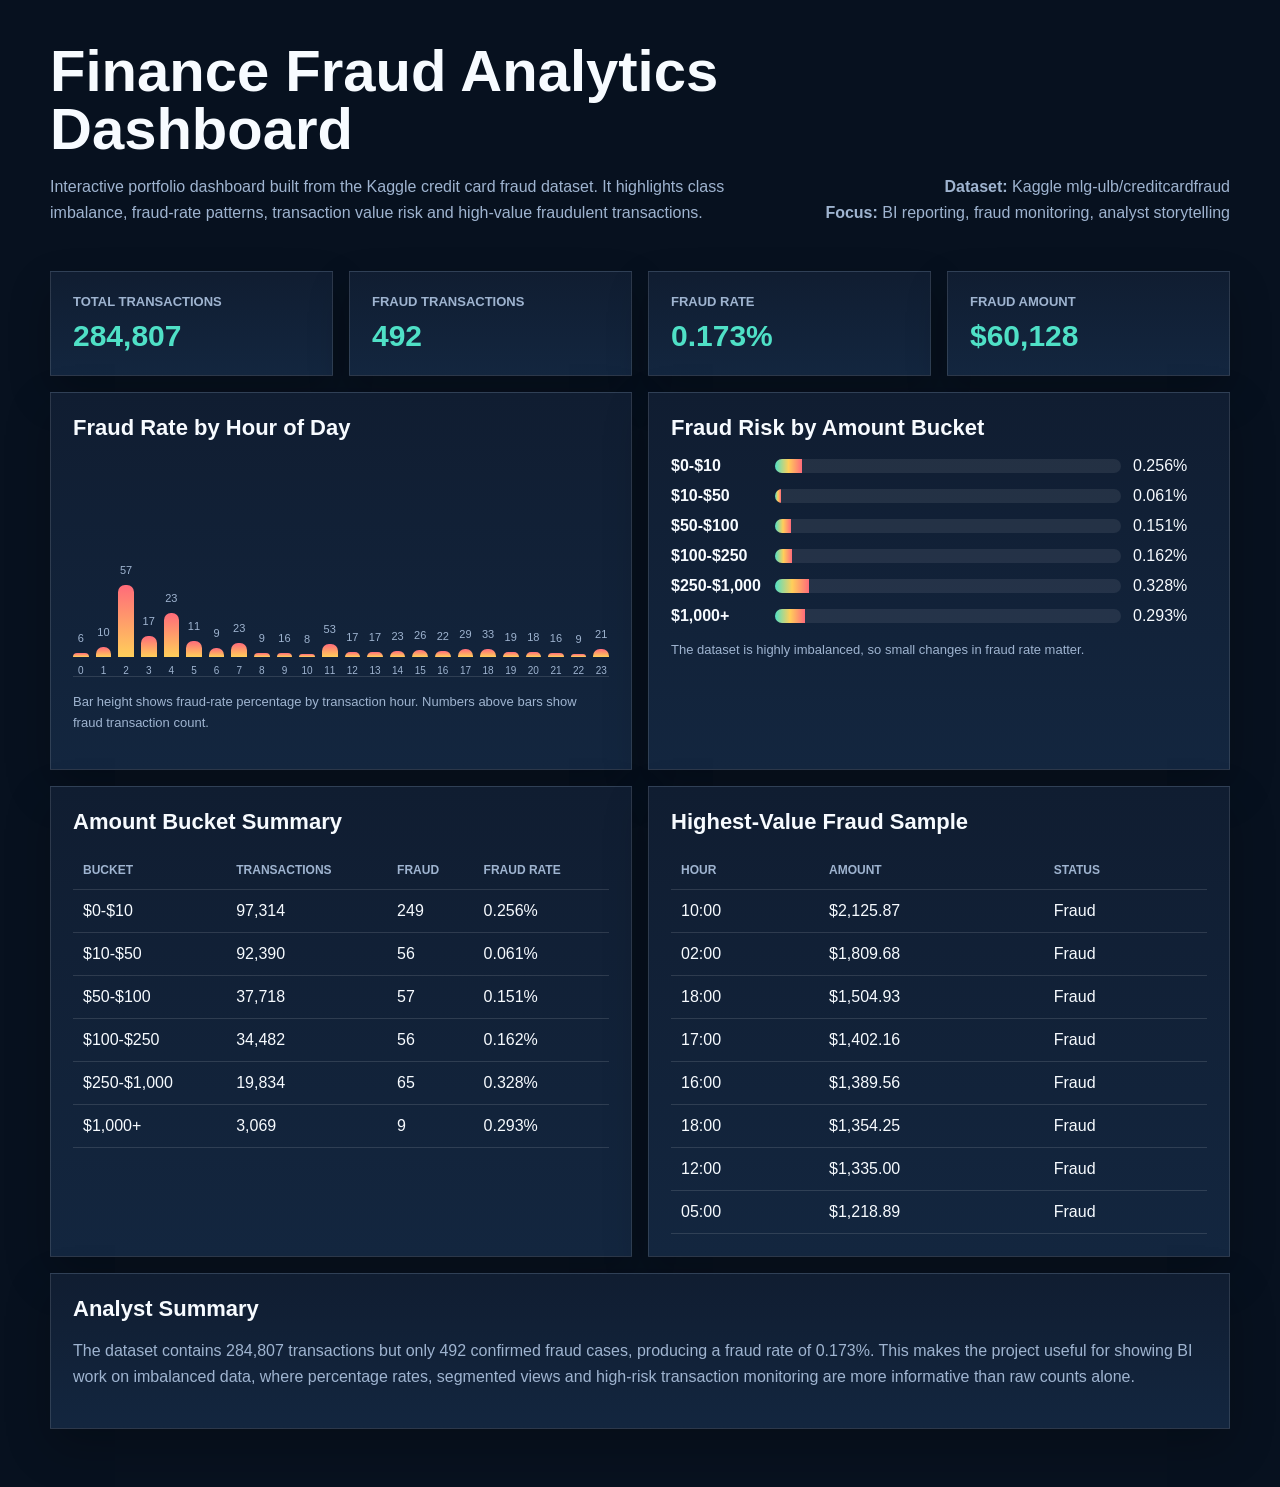
<file: projects/finance-fraud-dashboard/dashboard.html>
<!DOCTYPE html>
<html lang="en">
<head>
  <meta charset="UTF-8">
  <meta name="viewport" content="width=device-width, initial-scale=1.0">
  <title>Finance Fraud Analytics Dashboard</title>
  <style>
    :root {
      --bg: #07111f;
      --panel: #101d31;
      --panel-2: #13263f;
      --text: #f7fbff;
      --muted: #9fb4d0;
      --teal: #4fe0c6;
      --gold: #ffcf5a;
      --red: #ff6b7a;
      --line: rgba(255,255,255,.12);
    }
    * { box-sizing: border-box; }
    body {
      margin: 0;
      font-family: Arial, Helvetica, sans-serif;
      background: var(--bg);
      color: var(--text);
      letter-spacing: 0;
    }
    main { width: min(1180px, calc(100% - 32px)); margin: 0 auto; padding: 42px 0; }
    header { display: grid; grid-template-columns: 1.2fr .8fr; gap: 28px; align-items: end; margin-bottom: 28px; }
    h1 { margin: 0 0 14px; font-size: clamp(32px, 5vw, 58px); line-height: 1; }
    p { color: var(--muted); line-height: 1.65; }
    .source { text-align: right; }
    .grid { display: grid; grid-template-columns: repeat(4, 1fr); gap: 16px; margin-bottom: 16px; }
    .panel {
      background: linear-gradient(180deg, var(--panel), var(--panel-2));
      border: 1px solid var(--line);
      padding: 22px;
      box-shadow: 0 18px 42px rgba(0,0,0,.24);
    }
    .kpi span { display: block; color: var(--muted); font-size: 13px; font-weight: 700; text-transform: uppercase; }
    .kpi strong { display: block; margin-top: 10px; font-size: 30px; color: var(--teal); }
    .wide { grid-column: span 2; }
    .full { grid-column: 1 / -1; }
    h2 { margin: 0 0 16px; font-size: 22px; }
    .chart { display: flex; align-items: end; gap: 7px; min-height: 220px; padding-top: 14px; border-bottom: 1px solid var(--line); }
    .bar-wrap { flex: 1; display: flex; flex-direction: column; align-items: center; gap: 8px; }
    .bar {
      width: 100%;
      min-height: 3px;
      background: linear-gradient(180deg, var(--red), var(--gold));
      border-radius: 7px 7px 0 0;
    }
    .bar-count { font-size: 11px; color: var(--muted); min-height: 13px; }
    .bar-label { font-size: 10px; color: var(--muted); }
    .horizontal { display: grid; gap: 12px; }
    .risk-row { display: grid; grid-template-columns: 92px 1fr 74px; gap: 12px; align-items: center; }
    .track { height: 14px; background: rgba(255,255,255,.08); border-radius: 999px; overflow: hidden; }
    .fill { height: 100%; background: linear-gradient(90deg, var(--teal), var(--gold), var(--red)); }
    table { width: 100%; border-collapse: collapse; margin-top: 8px; }
    th, td { padding: 12px 10px; border-bottom: 1px solid var(--line); text-align: left; }
    th { color: var(--muted); text-transform: uppercase; font-size: 12px; }
    .note { color: var(--muted); font-size: 13px; margin-top: 14px; }
    @media (max-width: 860px) {
      header, .grid { grid-template-columns: 1fr; }
      .wide, .full { grid-column: auto; }
      .source { text-align: left; }
    }
  </style>
</head>
<body>
  <main>
    <header>
      <section>
        <h1>Finance Fraud Analytics Dashboard</h1>
        <p>Interactive portfolio dashboard built from the Kaggle credit card fraud dataset. It highlights class imbalance, fraud-rate patterns, transaction value risk and high-value fraudulent transactions.</p>
      </section>
      <section class="source">
        <p><strong>Dataset:</strong> Kaggle mlg-ulb/creditcardfraud<br><strong>Focus:</strong> BI reporting, fraud monitoring, analyst storytelling</p>
      </section>
    </header>

    <section class="grid">
      <div class="panel kpi"><span>Total transactions</span><strong>284,807</strong></div>
      <div class="panel kpi"><span>Fraud transactions</span><strong>492</strong></div>
      <div class="panel kpi"><span>Fraud rate</span><strong>0.173%</strong></div>
      <div class="panel kpi"><span>Fraud amount</span><strong>$60,128</strong></div>

      <div class="panel wide">
        <h2>Fraud Rate by Hour of Day</h2>
        <div class="chart" aria-label="Fraud rate by hour chart">
          <div class="bar-wrap"><div class="bar-count">6</div><div class="bar" style="height:3.3px"></div><div class="bar-label">0</div></div><div class="bar-wrap"><div class="bar-count">10</div><div class="bar" style="height:10.0px"></div><div class="bar-label">1</div></div><div class="bar-wrap"><div class="bar-count">57</div><div class="bar" style="height:71.9px"></div><div class="bar-label">2</div></div><div class="bar-wrap"><div class="bar-count">17</div><div class="bar" style="height:20.4px"></div><div class="bar-label">3</div></div><div class="bar-wrap"><div class="bar-count">23</div><div class="bar" style="height:43.7px"></div><div class="bar-label">4</div></div><div class="bar-wrap"><div class="bar-count">11</div><div class="bar" style="height:15.5px"></div><div class="bar-label">5</div></div><div class="bar-wrap"><div class="bar-count">9</div><div class="bar" style="height:9.2px"></div><div class="bar-label">6</div></div><div class="bar-wrap"><div class="bar-count">23</div><div class="bar" style="height:13.3px"></div><div class="bar-label">7</div></div><div class="bar-wrap"><div class="bar-count">9</div><div class="bar" style="height:3.7px"></div><div class="bar-label">8</div></div><div class="bar-wrap"><div class="bar-count">16</div><div class="bar" style="height:4.2px"></div><div class="bar-label">9</div></div><div class="bar-wrap"><div class="bar-count">8</div><div class="bar" style="height:3.0px"></div><div class="bar-label">10</div></div><div class="bar-wrap"><div class="bar-count">53</div><div class="bar" style="height:13.2px"></div><div class="bar-label">11</div></div><div class="bar-wrap"><div class="bar-count">17</div><div class="bar" style="height:4.6px"></div><div class="bar-label">12</div></div><div class="bar-wrap"><div class="bar-count">17</div><div class="bar" style="height:4.6px"></div><div class="bar-label">13</div></div><div class="bar-wrap"><div class="bar-count">23</div><div class="bar" style="height:5.8px"></div><div class="bar-label">14</div></div><div class="bar-wrap"><div class="bar-count">26</div><div class="bar" style="height:6.6px"></div><div class="bar-label">15</div></div><div class="bar-wrap"><div class="bar-count">22</div><div class="bar" style="height:5.6px"></div><div class="bar-label">16</div></div><div class="bar-wrap"><div class="bar-count">29</div><div class="bar" style="height:7.5px"></div><div class="bar-label">17</div></div><div class="bar-wrap"><div class="bar-count">33</div><div class="bar" style="height:8.1px"></div><div class="bar-label">18</div></div><div class="bar-wrap"><div class="bar-count">19</div><div class="bar" style="height:5.1px"></div><div class="bar-label">19</div></div><div class="bar-wrap"><div class="bar-count">18</div><div class="bar" style="height:4.5px"></div><div class="bar-label">20</div></div><div class="bar-wrap"><div class="bar-count">16</div><div class="bar" style="height:3.8px"></div><div class="bar-label">21</div></div><div class="bar-wrap"><div class="bar-count">9</div><div class="bar" style="height:3.0px"></div><div class="bar-label">22</div></div><div class="bar-wrap"><div class="bar-count">21</div><div class="bar" style="height:8.1px"></div><div class="bar-label">23</div></div>
        </div>
        <p class="note">Bar height shows fraud-rate percentage by transaction hour. Numbers above bars show fraud transaction count.</p>
      </div>

      <div class="panel wide">
        <h2>Fraud Risk by Amount Bucket</h2>
        <div class="horizontal">
          <div class="risk-row"><strong>$0-$10</strong><div class="track"><div class="fill" style="width:7.7%"></div></div><span>0.256%</span></div><div class="risk-row"><strong>$10-$50</strong><div class="track"><div class="fill" style="width:1.8%"></div></div><span>0.061%</span></div><div class="risk-row"><strong>$50-$100</strong><div class="track"><div class="fill" style="width:4.5%"></div></div><span>0.151%</span></div><div class="risk-row"><strong>$100-$250</strong><div class="track"><div class="fill" style="width:4.9%"></div></div><span>0.162%</span></div><div class="risk-row"><strong>$250-$1,000</strong><div class="track"><div class="fill" style="width:9.8%"></div></div><span>0.328%</span></div><div class="risk-row"><strong>$1,000+</strong><div class="track"><div class="fill" style="width:8.8%"></div></div><span>0.293%</span></div>
        </div>
        <p class="note">The dataset is highly imbalanced, so small changes in fraud rate matter.</p>
      </div>

      <div class="panel wide">
        <h2>Amount Bucket Summary</h2>
        <table>
          <thead><tr><th>Bucket</th><th>Transactions</th><th>Fraud</th><th>Fraud Rate</th></tr></thead>
          <tbody>
            <tr><td>$0-$10</td><td>97,314</td><td>249</td><td>0.256%</td></tr><tr><td>$10-$50</td><td>92,390</td><td>56</td><td>0.061%</td></tr><tr><td>$50-$100</td><td>37,718</td><td>57</td><td>0.151%</td></tr><tr><td>$100-$250</td><td>34,482</td><td>56</td><td>0.162%</td></tr><tr><td>$250-$1,000</td><td>19,834</td><td>65</td><td>0.328%</td></tr><tr><td>$1,000+</td><td>3,069</td><td>9</td><td>0.293%</td></tr>
          </tbody>
        </table>
      </div>

      <div class="panel wide">
        <h2>Highest-Value Fraud Sample</h2>
        <table>
          <thead><tr><th>Hour</th><th>Amount</th><th>Status</th></tr></thead>
          <tbody><tr><td>10:00</td><td>$2,125.87</td><td>Fraud</td></tr>
<tr><td>02:00</td><td>$1,809.68</td><td>Fraud</td></tr>
<tr><td>18:00</td><td>$1,504.93</td><td>Fraud</td></tr>
<tr><td>17:00</td><td>$1,402.16</td><td>Fraud</td></tr>
<tr><td>16:00</td><td>$1,389.56</td><td>Fraud</td></tr>
<tr><td>18:00</td><td>$1,354.25</td><td>Fraud</td></tr>
<tr><td>12:00</td><td>$1,335.00</td><td>Fraud</td></tr>
<tr><td>05:00</td><td>$1,218.89</td><td>Fraud</td></tr></tbody>
        </table>
      </div>

      <div class="panel full">
        <h2>Analyst Summary</h2>
        <p>The dataset contains 284,807 transactions but only 492 confirmed fraud cases, producing a fraud rate of 0.173%. This makes the project useful for showing BI work on imbalanced data, where percentage rates, segmented views and high-risk transaction monitoring are more informative than raw counts alone.</p>
      </div>
    </section>
  </main>
</body>
</html>
</file>
